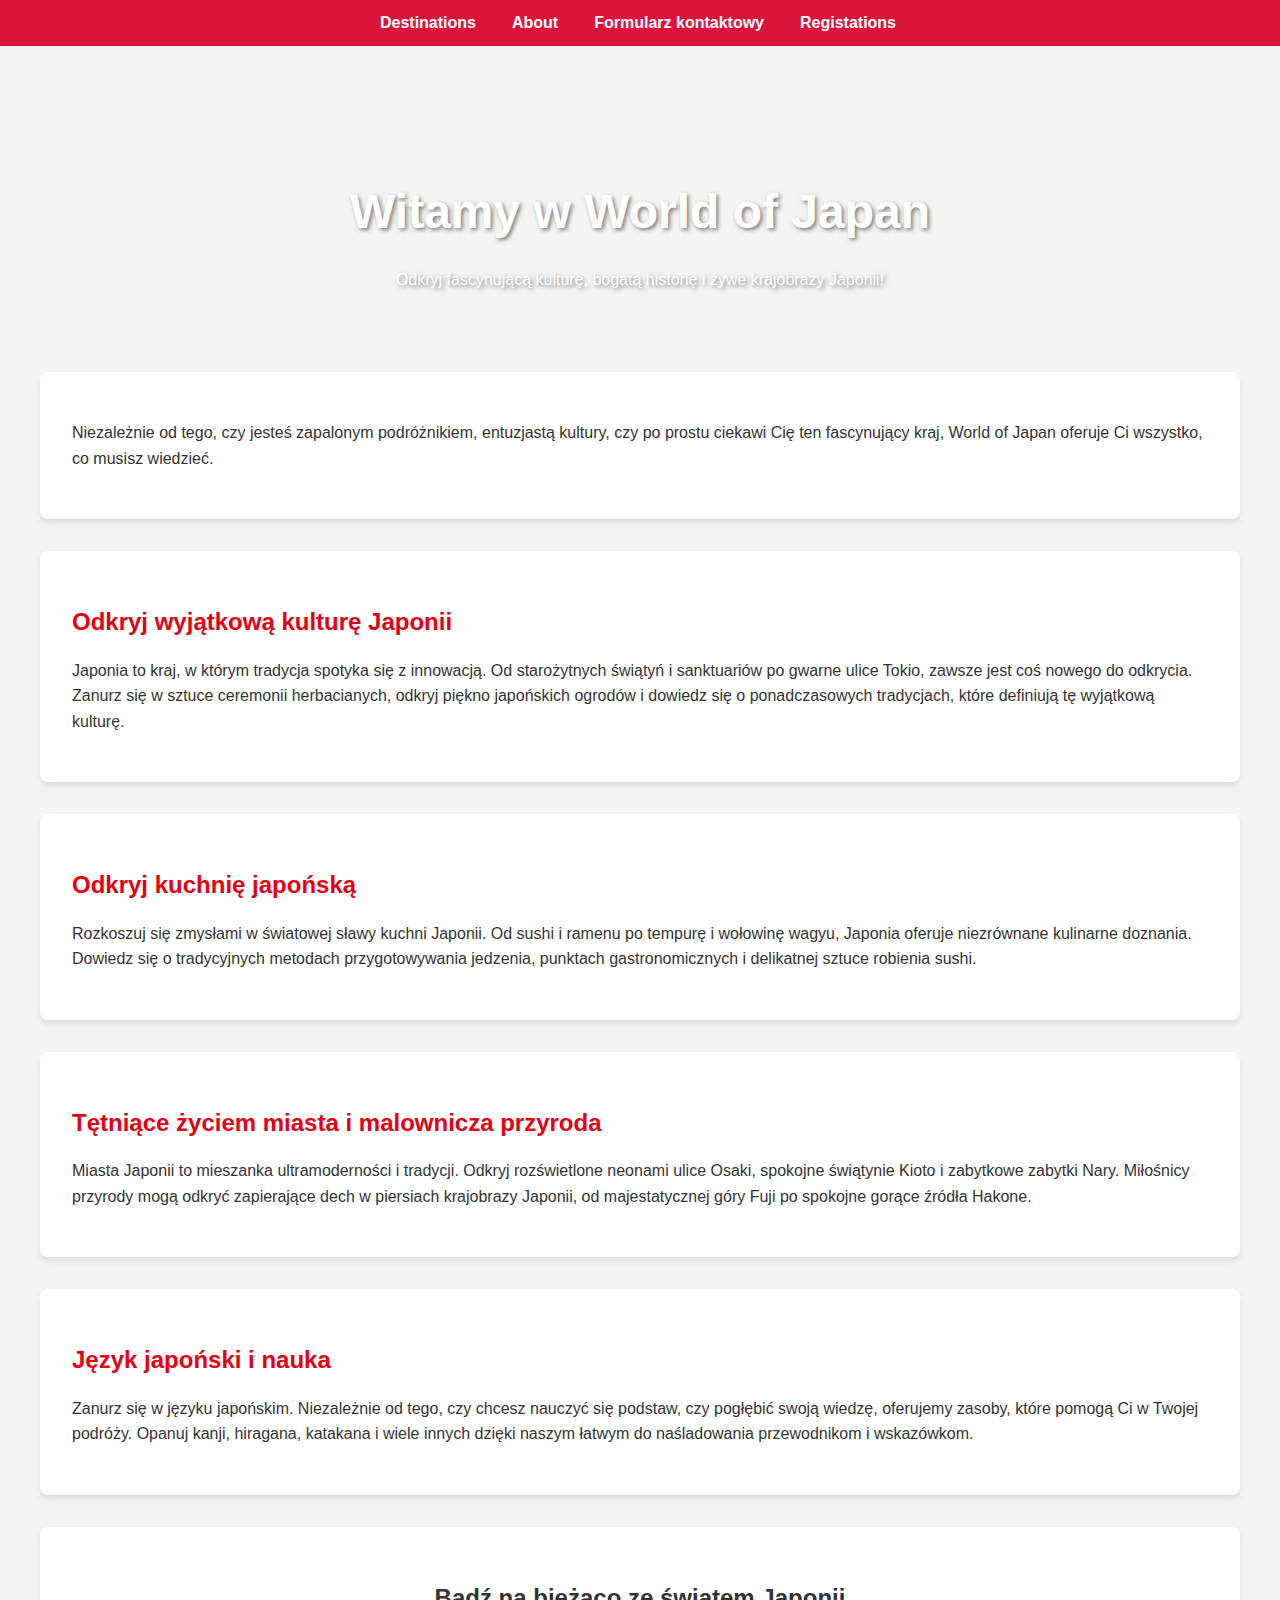
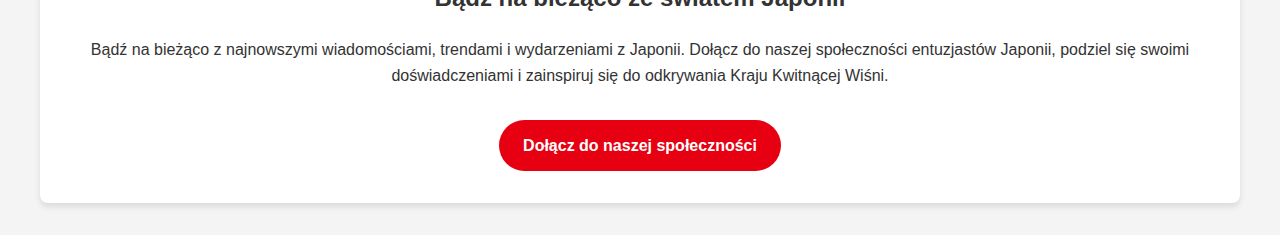
<file: Site Japan/index.html>
<!DOCTYPE html>
<html lang="en">
<head>
  <meta charset="UTF-8">
  <meta name="viewport" content="width=device-width, initial-scale=1.0">
  <title>Home</title>
  <link href="Glowna.css" rel="stylesheet">
</head>
<body>
<!-- Nawigacja menu -->
<nav class="navbar">
  <ul class="nav-links">
    <li class="nav-item"><a href="destinations.html">Destinations</a></li>
    <li class="nav-item"><a href="about.html">About</a></li>
    <li class="nav-item"><a href="Formularz%20kontaktowy.html">Formularz kontaktowy</a></li>
    <li class="nav-item"><a href="register.html">Registations</a></li>
  </ul>
</nav>

<!-- Sekcja główna -->
<main>
  <!-- Sekcja powitalna -->
  <section id="hero">
    <h1>Witamy w World of Japan</h1>
    <p>Odkryj fascynującą kulturę, bogatą historię i żywe krajobrazy Japonii!</p>
  </section>

  <!-- Sekcja wstępna -->
  <section id="intro">
    <p>Niezależnie od tego, czy jesteś zapalonym podróżnikiem, entuzjastą kultury, czy po prostu ciekawi Cię ten fascynujący kraj, World of Japan oferuje Ci wszystko, co musisz wiedzieć.</p>
  </section>

  <!-- Sekcja o kulturze Japonii -->
  <section id="culture" class="feature">
    <i class="fas fa-torii-gate"></i>
    <h2>Odkryj wyjątkową kulturę Japonii</h2>
    <p>Japonia to kraj, w którym tradycja spotyka się z innowacją. Od starożytnych świątyń i sanktuariów po gwarne ulice Tokio, zawsze jest coś nowego do odkrycia. Zanurz się w sztuce ceremonii herbacianych, odkryj piękno japońskich ogrodów i dowiedz się o ponadczasowych tradycjach, które definiują tę wyjątkową kulturę.</p>
  </section>

  <!-- Sekcja o japońskiej kuchni -->
  <section id="cuisine" class="feature">
    <i class="fas fa-utensils"></i>
    <h2>Odkryj kuchnię japońską</h2>
    <p>Rozkoszuj się zmysłami w światowej sławy kuchni Japonii. Od sushi i ramenu po tempurę i wołowinę wagyu, Japonia oferuje niezrównane kulinarne doznania. Dowiedz się o tradycyjnych metodach przygotowywania jedzenia, punktach gastronomicznych i delikatnej sztuce robienia sushi.</p>
  </section>

  <!-- Sekcja o miastach i naturze Japonii -->
  <section id="explore" class="feature">
    <i class="fas fa-mountain"></i>
    <h2>Tętniące życiem miasta i malownicza przyroda</h2>
    <p>Miasta Japonii to mieszanka ultramoderności i tradycji. Odkryj rozświetlone neonami ulice Osaki, spokojne świątynie Kioto i zabytkowe zabytki Nary. Miłośnicy przyrody mogą odkryć zapierające dech w piersiach krajobrazy Japonii, od majestatycznej góry Fuji po spokojne gorące źródła Hakone.</p>
  </section>

  <!-- Sekcja o nauce języka japońskiego -->
  <section id="language" class="feature">
    <i class="fas fa-language"></i>
    <h2>Język japoński i nauka</h2>
    <p>Zanurz się w języku japońskim. Niezależnie od tego, czy chcesz nauczyć się podstaw, czy pogłębić swoją wiedzę, oferujemy zasoby, które pomogą Ci w Twojej podróży. Opanuj kanji, hiragana, katakana i wiele innych dzięki naszym łatwym do naśladowania przewodnikom i wskazówkom.</p>
  </section>

  <!-- Sekcja z wezwaniem do działania (CTA) -->
  <section id="community">
    <h2>Bądź na bieżąco ze światem Japonii</h2>
    <p>Bądź na bieżąco z najnowszymi wiadomościami, trendami i wydarzeniami z Japonii. Dołącz do naszej społeczności entuzjastów Japonii, podziel się swoimi doświadczeniami i zainspiruj się do odkrywania Kraju Kwitnącej Wiśni.</p>
    <a href="register.html" class="cta-button">Dołącz do naszej społeczności</a>
  </section>
</main>

</body>
</html>
</file>
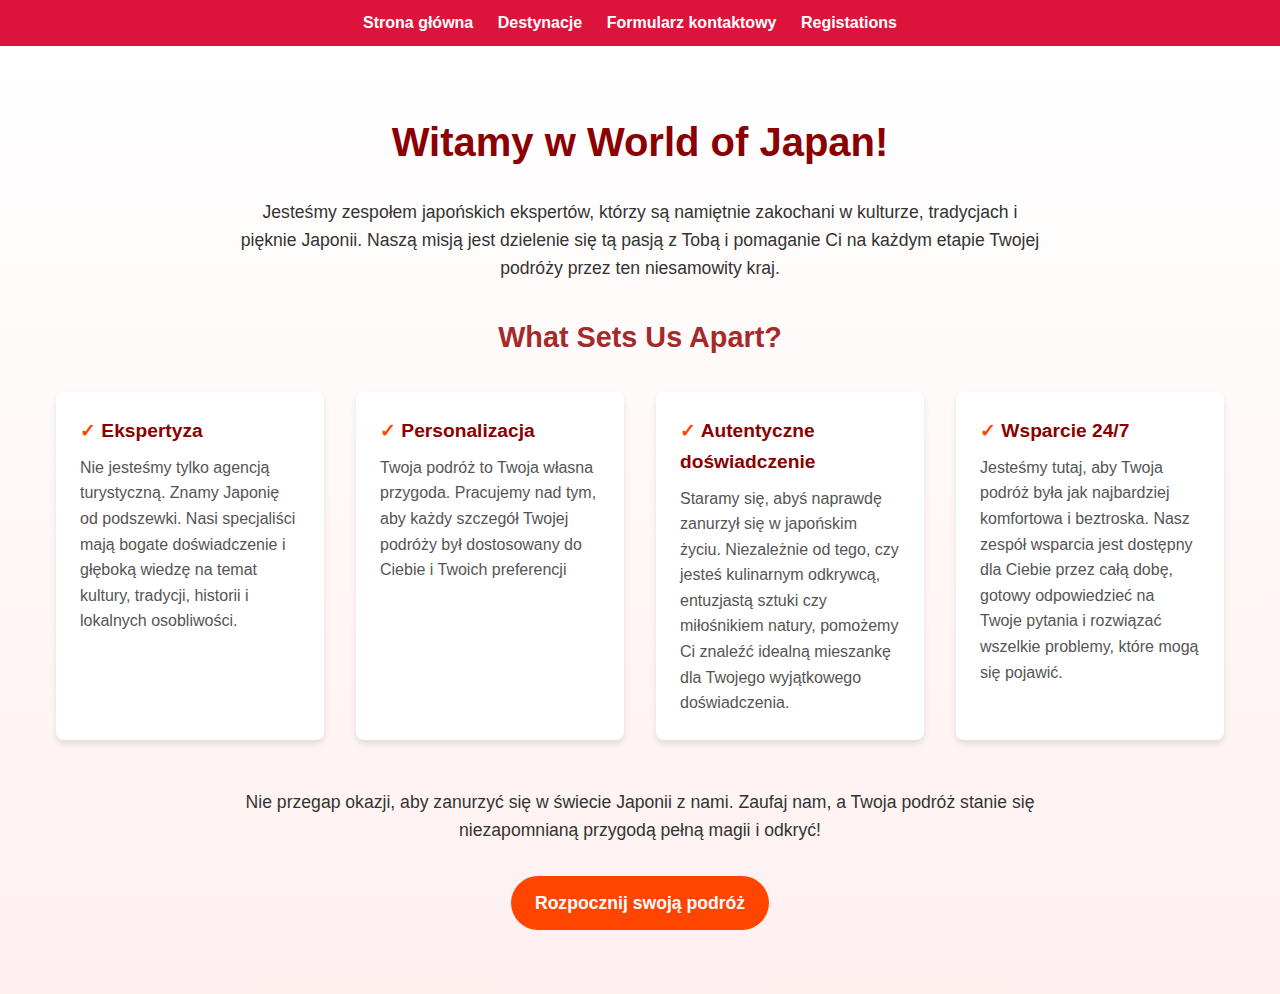
<file: Site Japan/about.html>
<!DOCTYPE html>
<html lang="en">
<head>
  <meta charset="UTF-8">
  <meta name="viewport" content="width=device-width, initial-scale=1.0">
  <link href="about.css" rel="stylesheet">
  <title>Destinations</title>

</head>
<body>
<!-- Nawigacja menu -->
<nav class="navbar">
  <ul class="nav-links">
    <li class="nav-item"><a href="index.html">Strona główna</a></li>
    <li class="nav-item"><a href="destinations.html">Destynacje</a></li>
    <li class="nav-item"><a href="Formularz%20kontaktowy.html">Formularz kontaktowy</a></li>
    <li class="nav-item"><a href="register.html">Registations</a></li>
  </ul>
</nav>

<!-- Sekcja "About" -->
<section id="about" class="about-section">
  <div class="container">
    <!-- Tytuł główny -->
    <h2 class="main-title">Witamy w World of Japan!</h2>
    <!-- Tekst wprowadzający -->
    <p class="intro-text">
      Jesteśmy zespołem japońskich ekspertów, którzy są namiętnie zakochani w kulturze, tradycjach i pięknie Japonii.
      Naszą misją jest dzielenie się tą pasją z Tobą i pomaganie Ci na każdym etapie Twojej podróży przez ten niesamowity kraj.
    </p>

    <!-- Podtytuł -->
    <h3 class="sub-title">What Sets Us Apart?</h3>

    <!-- Sekcja z cechami -->
    <div class="features-grid">
      <!-- Cechy -->
      <div class="feature">
        <h4 class="feature-title">Ekspertyza</h4>
        <p class="feature-description">Nie jesteśmy tylko agencją turystyczną. Znamy Japonię od podszewki. Nasi specjaliści mają bogate doświadczenie i głęboką wiedzę na temat kultury, tradycji, historii i lokalnych osobliwości.</p>
      </div>
      <div class="feature">
        <h4 class="feature-title">Personalizacja</h4>
        <p class="feature-description">Twoja podróż to Twoja własna przygoda. Pracujemy nad tym, aby każdy szczegół Twojej podróży był dostosowany do Ciebie i Twoich preferencji</p>
      </div>
      <div class="feature">
        <h4 class="feature-title">Autentyczne doświadczenie</h4>
        <p class="feature-description">Staramy się, abyś naprawdę zanurzył się w japońskim życiu. Niezależnie od tego, czy jesteś kulinarnym odkrywcą, entuzjastą sztuki czy miłośnikiem natury, pomożemy Ci znaleźć idealną mieszankę dla Twojego wyjątkowego doświadczenia.</p>
      </div>
      <div class="feature">
        <h4 class="feature-title">Wsparcie 24/7</h4>
        <p class="feature-description">Jesteśmy tutaj, aby Twoja podróż była jak najbardziej komfortowa i beztroska. Nasz zespół wsparcia jest dostępny dla Ciebie przez całą dobę, gotowy odpowiedzieć na Twoje pytania i rozwiązać wszelkie problemy, które mogą się pojawić.</p>
      </div>
    </div>

    <!-- Tekst końcowy -->
    <p class="outro-text">
      Nie przegap okazji, aby zanurzyć się w świecie Japonii z nami. Zaufaj nam, a Twoja podróż stanie się niezapomnianą przygodą pełną magii i odkryć!
    </p>

    <!-- Przycisk CTA (wezwanie do akcji) -->
    <div class="cta-container">
      <a href="register.html" class="cta-button">Rozpocznij swoją podróż </a>
    </div>
  </div>
</section>
</body>
</html>
</file>
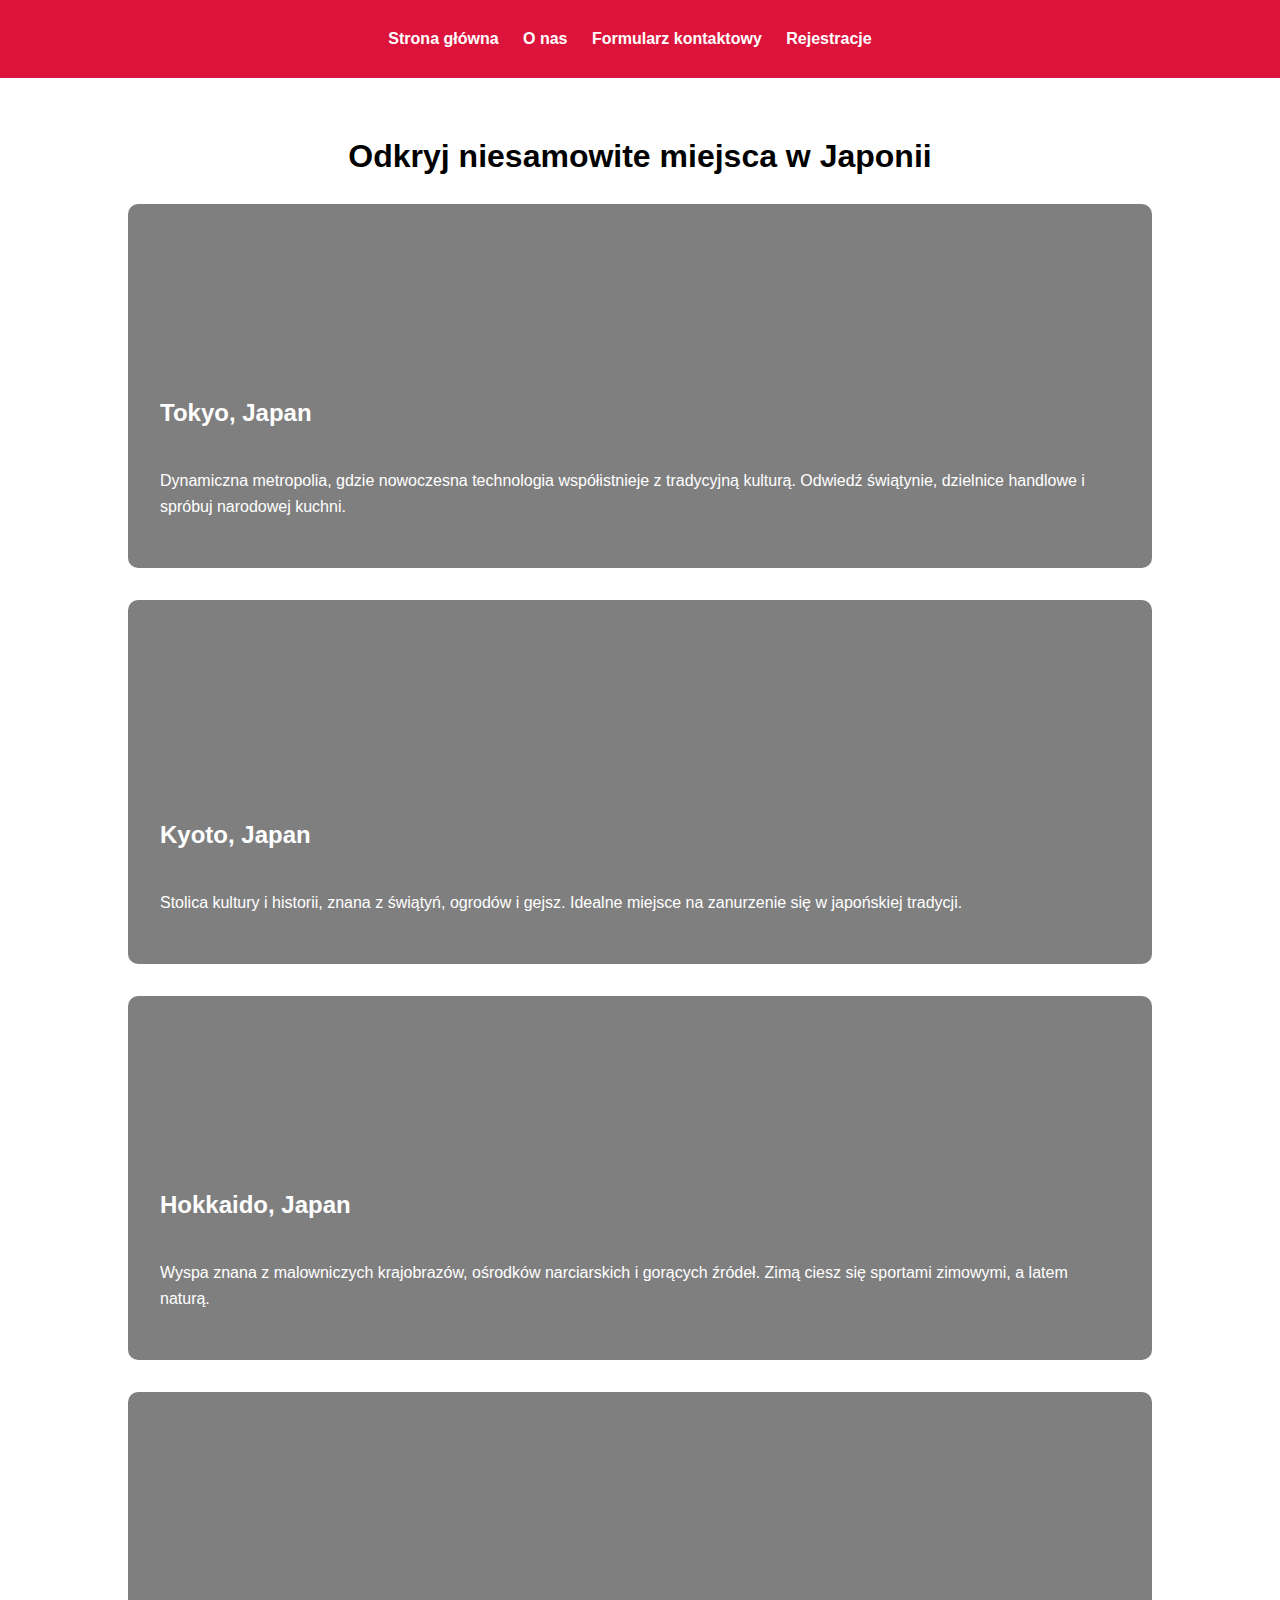
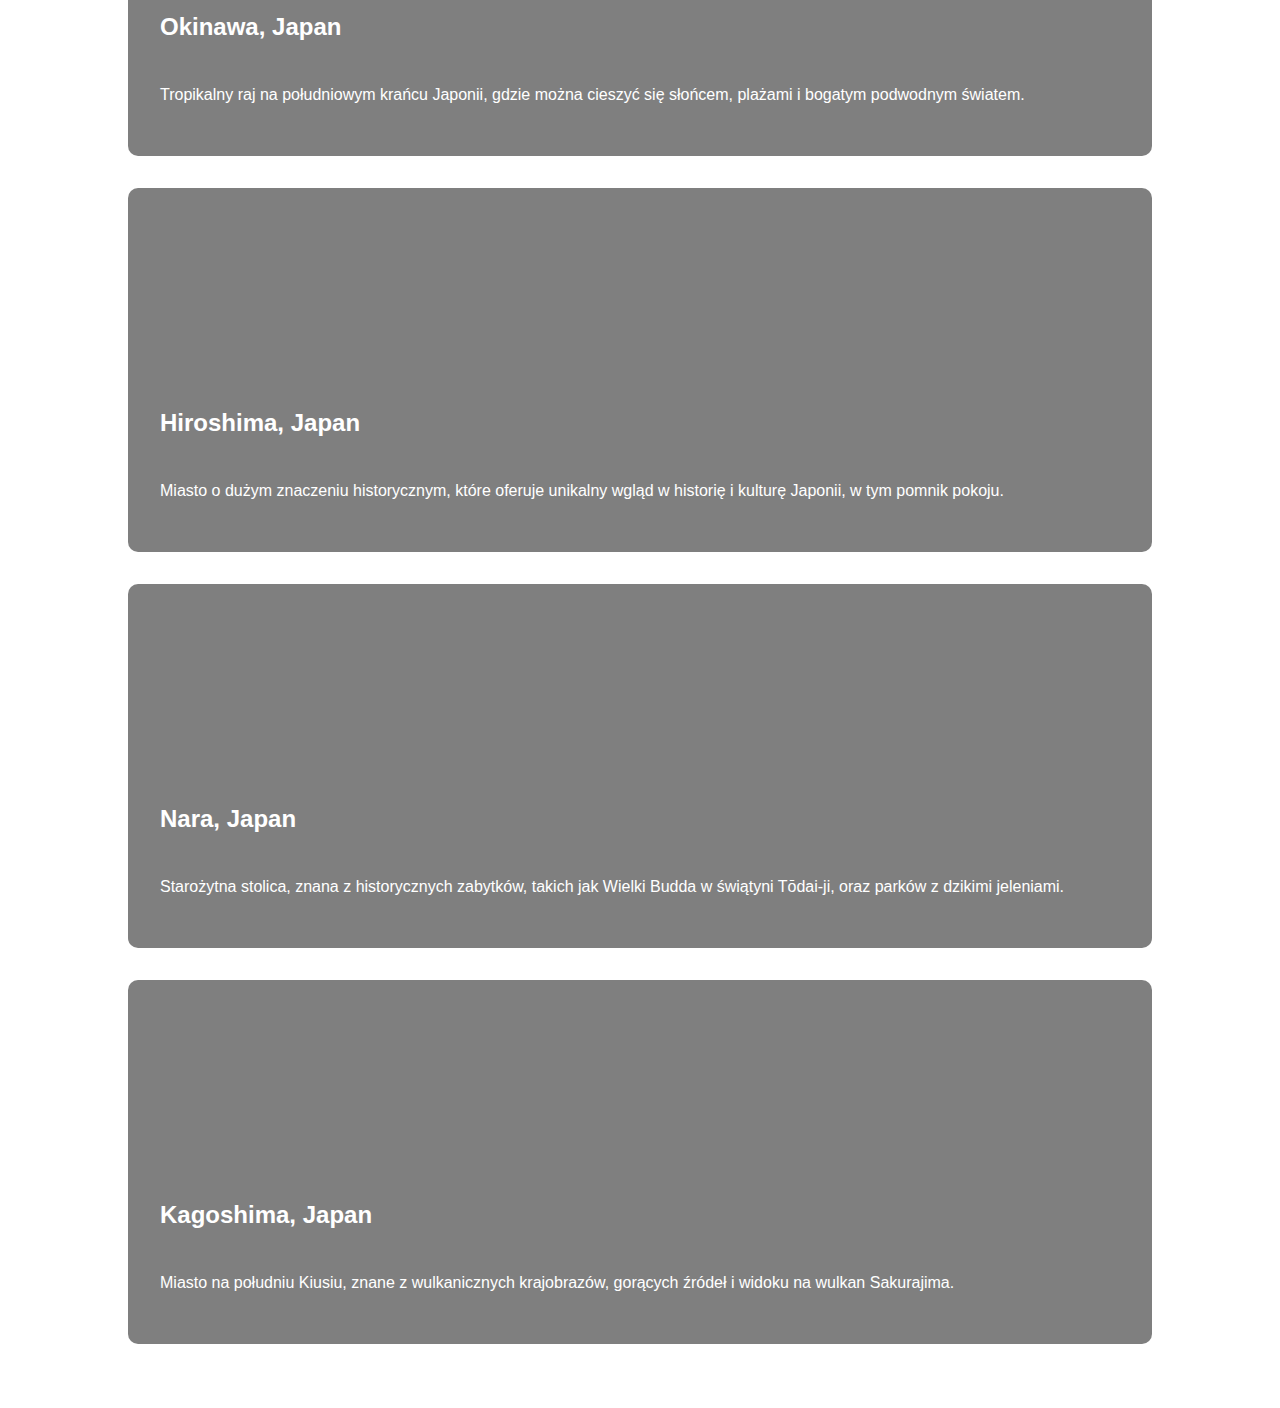
<file: Site Japan/destinations.html>
<!DOCTYPE html>
<html lang="en">
<head>
  <meta charset="UTF-8">
  <meta name="viewport" content="width=device-width, initial-scale=1.0">
  <title>Discover Japan - Amazing Destinations</title>
  <link rel="stylesheet" href="destinations.css">
</head>
<body>

<!-- Nawigacja -->
<nav class="navbar">
  <ul class="nav-links">
    <li class="nav-item"><a href="index.html">Strona główna</a></li>
    <li class="nav-item"><a href="about.html">O nas</a></li>
    <li class="nav-item"><a href="Formularz%20kontaktowy.html">Formularz kontaktowy</a></li>
    <li class="nav-item"><a href="register.html">Rejestracje</a></li>
  </ul>
</nav>

<main>
  <!-- Nagłówek strony -->
  <h1>Odkryj niesamowite miejsca w Japonii</h1>

  <!-- Sekcja z opisami destynacji -->
  <section id="destinations">
    <!-- Informacja o Tokio -->
    <article class="destination" id="tokyo">
      <h2>Tokyo, Japan</h2>
      <p>Dynamiczna metropolia, gdzie nowoczesna technologia współistnieje z tradycyjną kulturą. Odwiedź świątynie, dzielnice handlowe i spróbuj narodowej kuchni.</p>
    </article>

    <!-- Informacja o Kioto -->
    <article class="destination" id="kyoto">
      <h2>Kyoto, Japan</h2>
      <p>Stolica kultury i historii, znana z świątyń, ogrodów i gejsz. Idealne miejsce na zanurzenie się w japońskiej tradycji.</p>
    </article>

    <!-- Informacja o Hokkaido -->
    <article class="destination" id="hokkaido">
      <h2>Hokkaido, Japan</h2>
      <p>Wyspa znana z malowniczych krajobrazów, ośrodków narciarskich i gorących źródeł. Zimą ciesz się sportami zimowymi, a latem naturą.</p>
    </article>

    <!-- Informacja o Okinawie -->
    <article class="destination" id="okinawa">
      <h2>Okinawa, Japan</h2>
      <p>Tropikalny raj na południowym krańcu Japonii, gdzie można cieszyć się słońcem, plażami i bogatym podwodnym światem.</p>
    </article>

    <!-- Informacja o Hiroszimie -->
    <article class="destination" id="hiroshima">
      <h2>Hiroshima, Japan</h2>
      <p>Miasto o dużym znaczeniu historycznym, które oferuje unikalny wgląd w historię i kulturę Japonii, w tym pomnik pokoju.</p>
    </article>

    <!-- Informacja o Narze -->
    <article class="destination" id="nara">
      <h2>Nara, Japan</h2>
      <p>Starożytna stolica, znana z historycznych zabytków, takich jak Wielki Budda w świątyni Tōdai-ji, oraz parków z dzikimi jeleniami.</p>
    </article>

    <!-- Informacja o Kagoshimie -->
    <article class="destination" id="kagoshima">
      <h2>Kagoshima, Japan</h2>
      <p>Miasto na południu Kiusiu, znane z wulkanicznych krajobrazów, gorących źródeł i widoku na wulkan Sakurajima.</p>
    </article>
  </section>
</main>

<script src="script.js"></script>
</body>
</html>
</file>
<file: Site Japan/Glowna.css>
body {
  background: url('https://preview.redd.it/cherry-blossom-1920x1080-v0-adfe3rrihdaa1.png?auto=webp&s=8c17e63a0ce9e64f319a53341a3bec8cd23b85ac');
  background-size: cover;
  font-family: Arial, sans-serif;
  margin: 0;
}

.navbar {
  background-color: #dc143c;
  text-align: center;
  padding: 10px 0;
}

.nav-links {
  list-style: none;
  padding: 0;
}

.nav-item {
  display: inline;
  margin-right: 20px;
}

.nav-item a {
  color: white;
  text-decoration: none;
  font-size: 16px;
  font-weight: bold;
}

body {
  font-family: 'Arial', sans-serif;
  line-height: 1.6;
  color: #333;
  margin: 0;
  padding: 0;
  background-color: #f4f4f4;
}



nav ul {
  list-style-type: none;
  padding: 0;
  margin: 0;
  display: flex;
  justify-content: center;
}

nav ul li {
  margin: 0 1rem;
}

nav ul li a {
  color: #fff;
  text-decoration: none;
  font-weight: bold;
  transition: color 0.3s ease;
}

nav ul li a:hover {
  color: #ffd700;
}

main {
  max-width: 1200px;
  margin: 0 auto;
  padding: 2rem;
}

#hero {
  text-align: center;
  padding: 4rem 0;
  background: url('https://source.unsplash.com/1600x900/?japan') no-repeat center center/cover;
  color: #fff;
  text-shadow: 2px 2px 4px rgba(0, 0, 0, 0.5);
}

#hero h1 {
  font-size: 3rem;
  margin-bottom: 1rem;
}

#intro {
  background-color: #fff;
  padding: 2rem;
  border-radius: 8px;
  box-shadow: 0 4px 6px rgba(0, 0, 0, 0.1);
  margin-bottom: 2rem;
}

.feature {
  background-color: #fff;
  padding: 2rem;
  border-radius: 8px;
  box-shadow: 0 4px 6px rgba(0, 0, 0, 0.1);
  margin-bottom: 2rem;
  transition: transform 0.3s ease;
}

.feature:hover {
  transform: translateY(-5px);
}

.feature i {
  font-size: 3rem;
  color: #e60012;
  margin-bottom: 1rem;
}

.feature h2 {
  color: #e60012;
  margin-bottom: 1rem;
}

#community {
  background-color: #fff;
  padding: 2rem;
  border-radius: 8px;
  box-shadow: 0 4px 6px rgba(0, 0, 0, 0.1);
  text-align: center;
}

.cta-button {
  display: inline-block;
  background-color: #e60012;
  color: #fff;
  padding: 0.8rem 1.5rem;
  border-radius: 50px;
  text-decoration: none;
  font-weight: bold;
  transition: background-color 0.3s ease;
  margin-top: 1rem;
}

.cta-button:hover {
  background-color: #ff3333;
}

footer {
  background-color: #333;
  color: #fff;
  text-align: center;
  padding: 1rem 0;
  margin-top: 2rem;
}

@media (max-width: 768px) {
  nav ul {
    flex-direction: column;
    align-items: center;
  }

  nav ul li {
    margin: 0.5rem 0;
  }

  #hero h1 {
    font-size: 2rem;
  }

  .feature {
    padding: 1.5rem;
  }
}
</file>
<file: Site Japan/about.css>
.navbar {
  background-color: #dc143c;
  text-align: center;
  padding: 10px 0;
}

.nav-links {
  list-style: none;
  padding: 0;
}

.nav-item {
  display: inline;
  margin-right: 20px;
}

.nav-item a {
  color: white;
  text-decoration: none;
  font-size: 16px;
  font-weight: bold;
}
nav ul li a:hover {
  color: #ffd700;
}

* {
  box-sizing: border-box;
  margin: 0;
  padding: 0;
  font-family: Raleway, sans-serif;
}

body {
  background: url('https://preview.redd.it/cherry-blossom-1920x1080-v0-adfe3rrihdaa1.png?auto=webp&s=8c17e63a0ce9e64f319a53341a3bec8cd23b85ac') no-repeat center center fixed;
  background-size: cover;
}
body {
  font-family: 'Arial', sans-serif;
  line-height: 1.6;
  color: #333;
  margin: 0;
  padding: 0;
}

.about-section {
  padding: 4rem 0;
  background: linear-gradient(to bottom, #ffffff, #fff0f0);
}

.container {
  max-width: 1200px;
  margin: 0 auto;
  padding: 0 1rem;
}

.main-title {
  font-size: 2.5rem;
  color: #8b0000;
  text-align: center;
  margin-bottom: 1.5rem;
}

.sub-title {
  font-size: 1.8rem;
  color: #a52a2a;
  text-align: center;
  margin: 2rem 0;
}

.intro-text, .outro-text {
  font-size: 1.1rem;
  text-align: center;
  max-width: 800px;
  margin: 0 auto 2rem;
}

.features-grid {
  display: grid;
  grid-template-columns: repeat(auto-fit, minmax(250px, 1fr));
  gap: 2rem;
  margin-bottom: 3rem;
}

.feature {
  background-color: #fff;
  border-radius: 8px;
  padding: 1.5rem;
  box-shadow: 0 4px 6px rgba(0, 0, 0, 0.1);
  transition: transform 0.3s ease;
}

.feature:hover {
  transform: translateY(-5px);
}

.feature-title {
  font-size: 1.2rem;
  color: #8b0000;
  margin-bottom: 0.5rem;
}

.feature-title::before {
  content: '✓ ';
  color: #ff4500;
}

.feature-description {
  font-size: 1rem;
  color: #555;
}

.cta-container {
  text-align: center;
  margin-top: 2rem;
}

.cta-button {
  display: inline-block;
  background-color: #ff4500;
  color: #fff;
  font-size: 1.1rem;
  font-weight: bold;
  text-decoration: none;
  padding: 0.8rem 1.5rem;
  border-radius: 50px;
  transition: background-color 0.3s ease;
}

.cta-button:hover {
  background-color: #d63600;
}

@media (max-width: 768px) {
  .main-title {
    font-size: 2rem;
  }

  .sub-title {
    font-size: 1.5rem;
  }

  .intro-text, .outro-text {
    font-size: 1rem;
  }

  .features-grid {
    grid-template-columns: 1fr;
  }
}
</file>
<file: Site Japan/destinations.css>
.navbar {
  background-color: #dc143c;
  text-align: center;
  padding: 10px 0;
}

.nav-links {
  list-style: none;
  padding: 0;
}

.nav-item {
  display: inline;
  margin-right: 20px;
}

.nav-item a {
  color: white;
  text-decoration: none;
  font-size: 16px;
  font-weight: bold;
}

nav ul li a:hover {
  color: #ffd700;
}

body {
  font-family: Arial, sans-serif;
  line-height: 1.6;
  color: var(--text-color);
  background-color: var(--background-color);
  margin: 0;
  padding: 0;
}


main {
  padding: 2rem 0;
}

h1 {
  text-align: center;
  color: var(--secondary-color);
}

.destination {
  margin-bottom: 2rem;
  padding: 2rem;
  border-radius: 10px;
  color: white;
  background-size: cover;
  background-position: center;
  position: relative;
  overflow: hidden;
  min-height: 300px;
  display: flex;
  flex-direction: column;
  justify-content: flex-end;
}

.destination::before {
  content: '';
  position: absolute;
  top: 0;
  left: 0;
  right: 0;
  bottom: 0;
  background: rgba(0, 0, 0, 0.5);
  z-index: 1;
}

.destination h2,
.destination p {
  position: relative;
  z-index: 2;
}

#tokyo { background-image: url('https://media.cntraveler.com/photos/63482b255e7943ad4006df0b/16:9/w_2560%2Cc_limit/tokyoGettyImages-1031467664.jpeg'); }
#kyoto { background-image: url('https://www.japan-guide.com/thumb/XYZeXYZe2158_1680b.jpg'); }
#hokkaido { background-image: url('https://cdn.cheapoguides.com/wp-content/uploads/sites/3/2020/05/asahikawa-hokkaido-iStock-823846930-1024x600.jpg'); }
#okinawa { background-image: url('https://www.nippon.com/en/ncommon/contents/guide-to-japan/2353459/2353459.jpg'); }
#hiroshima { background-image: url('https://blog.sakura.co/wp-content/uploads/2023/12/hiroshima-map-skyline-thumbnail.png'); }
#nara { background-image: url('https://a.cdn-hotels.com/gdcs/production135/d285/97cfd672-135e-4e8d-8cd2-35e6cb00886f.jpg'); }
#kagoshima { background-image: url('https://visitjapan.ru/storage/app/media/Area/5509/image/kagoshima1776-4.jpeg'); }

footer {
  background-color: var(--primary-color);
  color: white;
  text-align: center;
  padding: 1rem 0;
  margin-top: 2rem;
}

@media (min-width: 768px) {
  .destination {
    margin-left: 10%;
    margin-right: 10%;
  }
}
</file>
